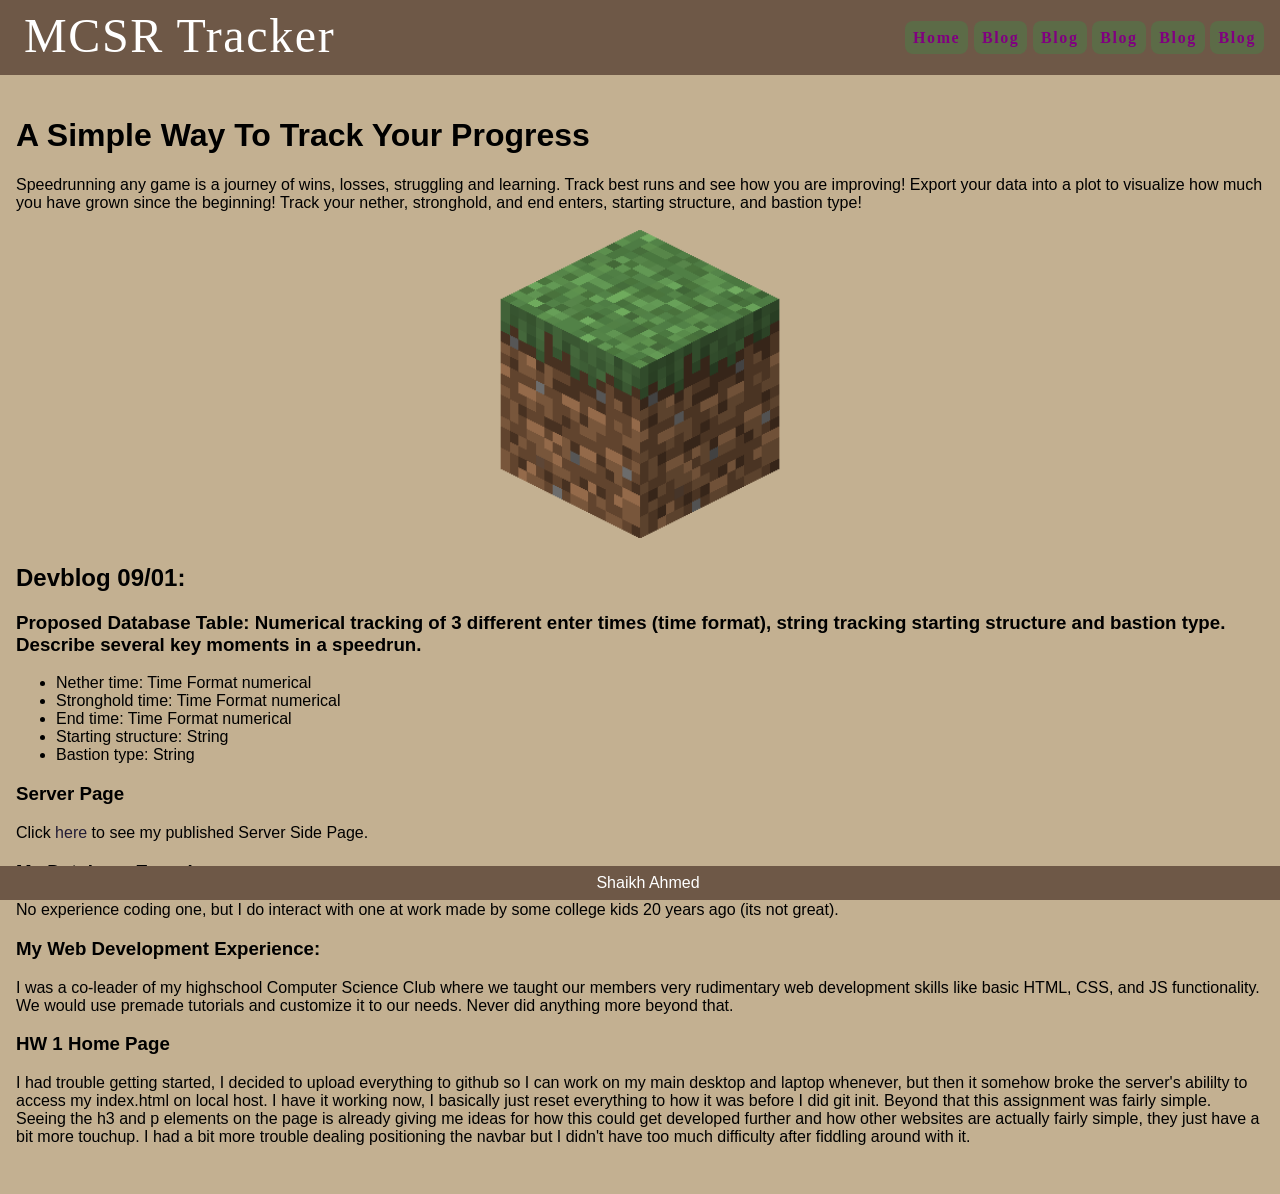
<file: ahmed_web/src/main/webapp/hw1/index.html>
<!DOCTYPE html>
<html>

<head>

    <!-- Use this type of comment within HTML -->
    <title>MCSR Tracker</title>
    <meta charset="UTF-8">
    <meta name="viewport" content="width=device-width, initial-scale=1.0">
    <link rel="stylesheet" href="style/style.css">
    <!-- this is your internal style sheet -->

    <style>
        .serverLink {
            color: #221C35;
            text-decoration: none;
            white-space: nowrap;
        }
        .serverLink:hover {
            color: #630436;
        }
        .serverLink:visited {
            color: white;
        }

    </style>
</head>

<body>

    <div id="titleNav">

        <div id="pageTitle">
            MCSR Tracker
        </div>

        <div id="nav">
            <a href="myIndex.html" class="navLink">Home</a>
            <a href="blog.html" class="navLink">Blog</a>
            <a href="blog.html" class="navLink">Blog</a>
            <a href="blog.html" class="navLink">Blog</a>
            <a href="blog.html" class="navLink">Blog</a>
            <a href="blog.html" class="navLink">Blog</a>
 
        </div>

    </div>

    <div id="content">

        <h1 style="white-space: nowrap;">A Simple Way To Track Your Progress</h1>
        <p>
            Speedrunning any game is a journey of wins, losses, struggling and learning. 
            Track best runs and see how you are improving! 
            Export your data into a plot to visualize how much you have grown since the beginning! 
            Track your nether, stronghold, and end enters, starting structure, and bastion type!
        </p>
            <p class="center">
            <img src="pics/grassBlock.png" class="contentPic">
        </p>

        <h2>Devblog 09/01: </h2>
        <h3>Proposed Database Table: Numerical tracking of 3 different enter times (time format),
            string tracking starting structure and bastion type. Describe several key moments in a speedrun.
        </h3>

        <ul>
            <li>Nether time: Time Format numerical</li>
            <li>Stronghold time: Time Format numerical</li>
            <li>End time: Time Format numerical</li>
            <li>Starting structure: String</li>
            <li>Bastion type: String</li>
        </ul>

        <h3>Server Page</h3><p>Click <a href="hello" target="_blank" style="white-space: nowrap;" class="serverLink">here</a> to see my published Server Side Page. </p>
        
        <h3>My Database Experience:</h3><p> No experience coding one, but I do interact with one at work made by some college kids 20 years ago (its not great).</p>
        <h3>My Web Development Experience:</h3> <p>I was a co-leader of my highschool Computer Science Club where we taught our members very rudimentary web development skills like basic HTML, CSS, and JS functionality. We would use premade tutorials and customize it to our needs. Never did anything more beyond that.</p>
        <h3>HW 1 Home Page</h3> <p>I had trouble getting started, I decided to upload everything to github so I can work on my main desktop and laptop whenever, but then it somehow broke the server's abililty to access my index.html on local host. I have it working now, I basically just reset everything to how it was before I did git init. Beyond that this assignment was fairly simple. Seeing the h3 and p elements on the page is already giving me ideas for how this could get developed further and how other websites are actually fairly simple, they just have a bit more touchup. I had a bit more trouble dealing positioning the navbar but I didn't have too much difficulty after fiddling around with it.</p>
    
    </div> <!-- content. [[Keep track of nesting]] -->
    <div id="footer">
        Shaikh Ahmed
    </div>
</body>

</html>
</file>
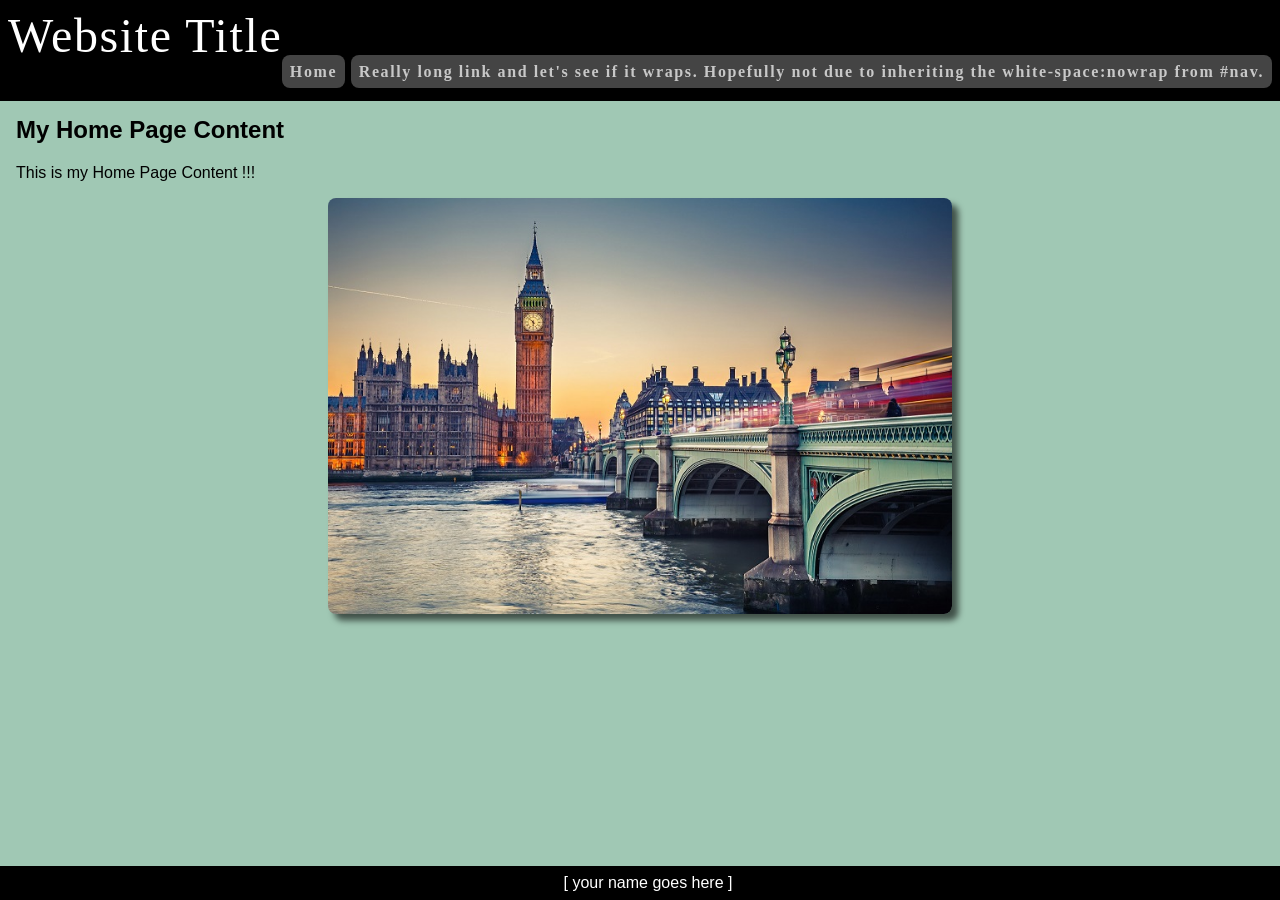
<file: homePageActivity/index_1.html>
<!DOCTYPE html>
<html>
    <head>

        <!-- Use this type of comment within HTML -->
        <title>[Title of YOUR web site]</title>

        <!-- this is your internal style sheet -->
        <style> 

            /*  You can only use the "slash star ... star slash" style comment inside a style sheet */

            html, body {   /* Prevents tiny white border inside browser window. */
                /* comma between selectors means apply styling to both the html tag and the body tag */
                margin:0rem; 
                padding:0rem; 
            }

            body { 
                background-color: rgb(160, 200, 180); /* red, green, blue (255 is max)
                                                         this is the turqoise color */
                color: black;  /* color of font */
                font-family: sans-serif; /* "no tail" font is more readable for small font */
            }

            #titleNav { /* titleNav is fixed, always at the top. # means apply to id titleNav*/

                /* position fixed removes the element from the normal flow, 
                   placing it w.r.t. the browser's edge as specified by top/bottom, left/right */
                position:fixed; 
                top:0rem;
                left:0rem;
                z-index: 1;     /* To make sure titleNav is on top of content, 
                                   give it a higher z-index than content 
                                   (which has the default value, zero). */
                width: 100%;    /* fixed elements are not 100% by default like other divs would be */

                font-family: serif; 
                letter-spacing: 0.1rem; /* spaces out letters a bit */
                color: white;   /* font color */
                background-color:black;  
                padding:0.5rem;
            }

            #pageTitle { 
                font-size:3rem;
            }

            #nav { 
                text-align:right;
                font-size:1rem;
                font-weight:bold;
                padding-right:1rem; 
                padding-bottom:0.75rem;
                white-space: nowrap; /* nothing (no text) in the nav bar should wrap */
            }

            #nav * {  /* we want ALL DOM elements inside of #nav to not wrap */
                white-space: inherit;
            }

            #nav a {  /* space means inside of. This styling applies to links (a tags) inside of id nav */
                text-decoration:none;  /* Do not want links in "nav" to be underlined */
                color: #C8C8C8; /* light gray: to specify color for links, you have to style the "a" tag */
            }

            #nav .navLink { /* dot means class. This styling applies to class "navLink" inside of id "nav" */
                background-color: #444444;
                padding:0.5rem;
                border-radius:0.5rem;
            }

            #content {  /* Add padding top to prevent titleNav from covering up top of content. 
                           add padding bottom to prevent bottom content from getting hidden under footer. */ 
                padding:1rem;
                padding-top: 6rem; /* prevent the top of the content from getting hidden under the fixed titleNav */
                padding-bottom: 2rem; /* prevent the the bottom of the content from getting hidden under the fixed footer */
            }


            .contentPic {
                width: 50%;
                border-radius: 0.5rem;
                box-shadow: 0.4rem 0.4rem 0.4rem rgba(0,0,0,0.6); /* color is black which is 60% solid */
            }

            .center {
                text-align:center;
            }

            #footer { /* footer fixed, always at the bottom left */
                position: fixed;
                bottom: 0rem; 
                left: 0rem; 
                z-index: 1; /* make sure footer is on top of content which would have default z-index value of 0 */

                background-color:black;
                color: white; 
                width:100%; /* fixed elements are not 100% by default like other divs would be */
                text-align:center;
                padding:0.5rem;	 	 
            }

        </style>
    </head>
    <body>

        <div id="titleNav">

            <div id="pageTitle">
                Website Title
            </div>

            <div id="nav">
                <a href="myIndex.html" class="navLink">Home</a>
                <a href="blog.html" class="navLink">Really long link and let's see if it wraps. Hopefully not due to inheriting the white-space:nowrap from #nav.</a>
            </div>

        </div>

        <div id="content">
            <h2>My Home Page Content</h2>

            <p>
                This is my Home Page Content !!!
            </p>

            <p class="center">
                <img src="pics/london_750x500.jpg" class="contentPic">
            </p>

        </div> <!-- content. [[Keep track of nesting]] -->
        <div id="footer">
            [ your name goes here ]
        </div>
    </body>
</html>
</file>
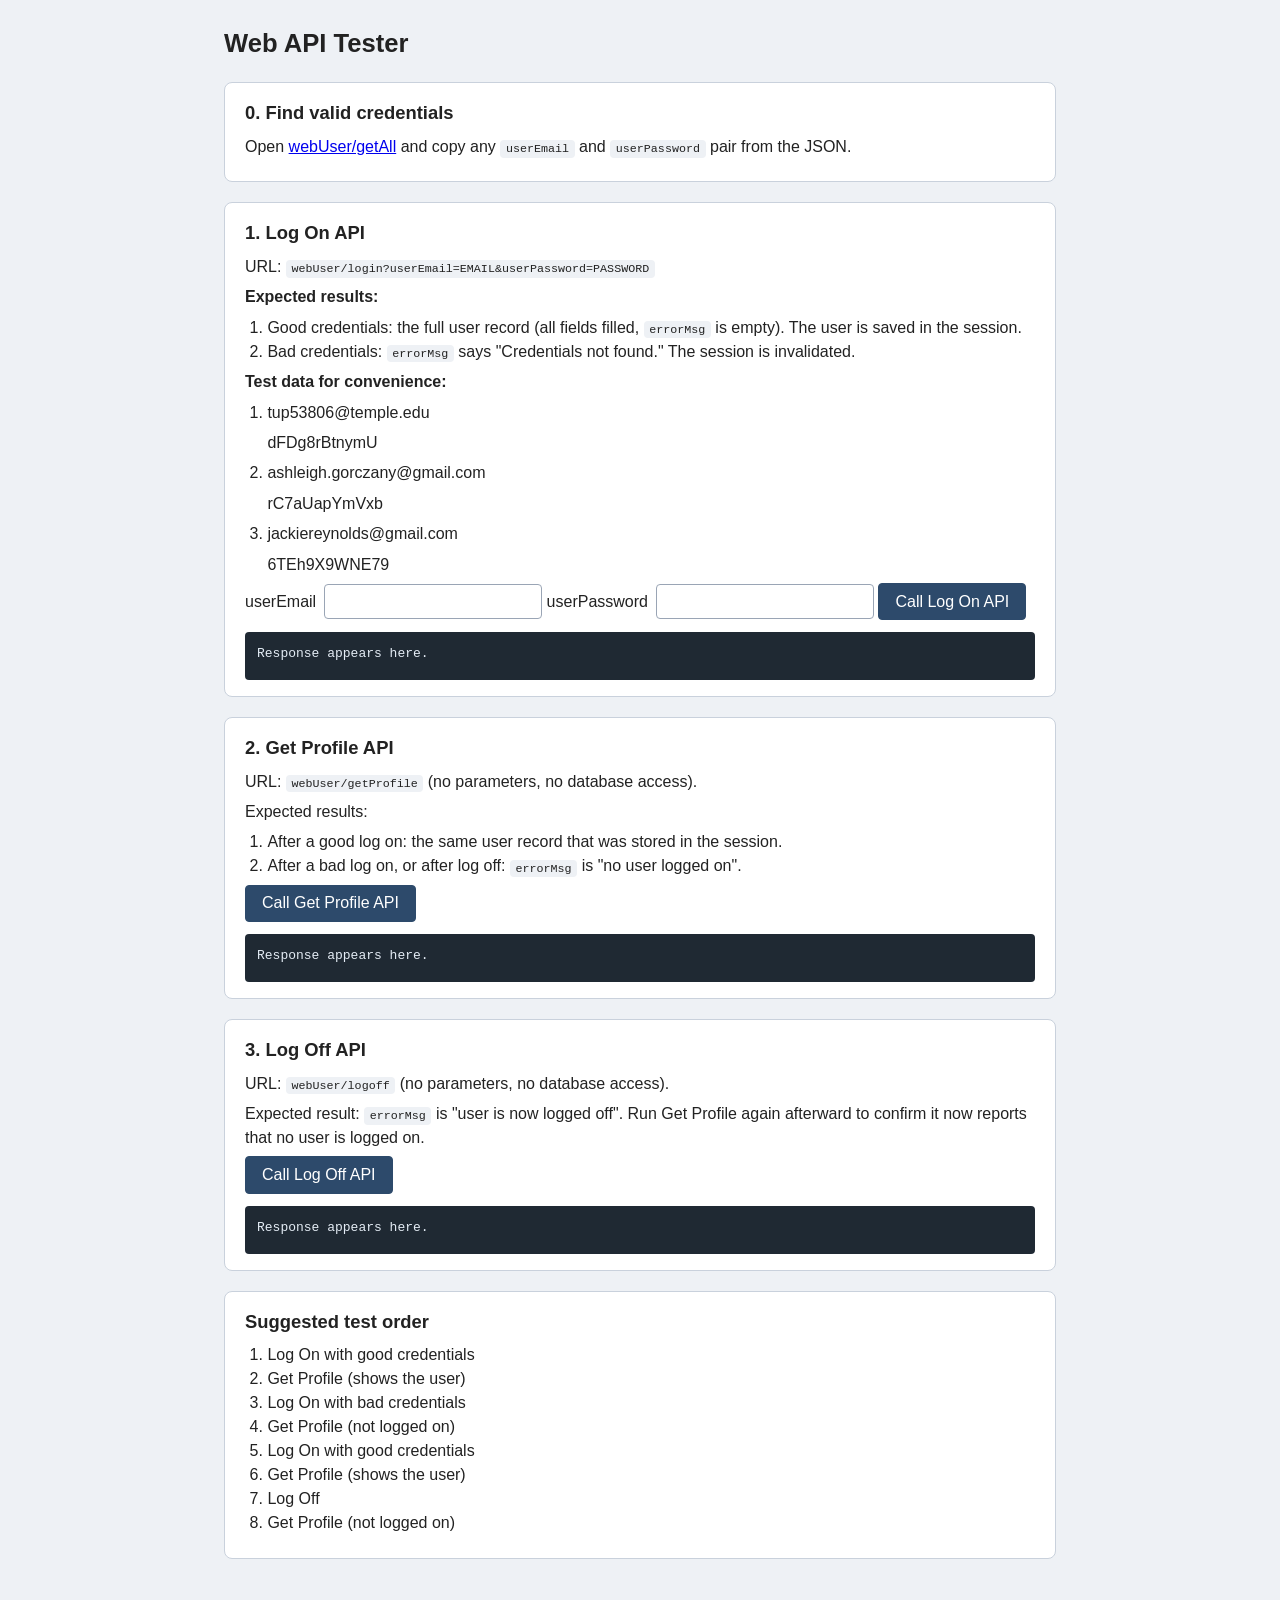
<file: ahmed_web/src/main/webapp/TestingAPI.html>
<!DOCTYPE html>
<html lang="en">

<head>
    <meta charset="UTF-8">
    <meta name="viewport" content="width=device-width, initial-scale=1.0">
    <title>MCSR Web API Tester</title>
    <style>
        * {
            box-sizing: border-box;
        }

        body {
            margin: 0;
            padding: 1.5rem 1rem 3rem;
            font-family: Verdana, Geneva, sans-serif;
            line-height: 1.5;
            color: #222;
            background: #eef1f5;
        }

        main {
            max-width: 52rem;
            margin: 0 auto;
        }

        h1 {
            margin: 0 0 0.25rem;
            font-size: 1.6rem;
        }

        h2 {
            margin: 0 0 0.5rem;
            font-size: 1.15rem;
        }

        p {
            margin: 0.4rem 0;
        }

        section {
            background: #fff;
            border: 1px solid #c9d1dc;
            border-radius: 0.5rem;
            padding: 1rem 1.25rem;
            margin-top: 1.25rem;
        }

        code {
            background: #eef1f5;
            padding: 0.1rem 0.35rem;
            border-radius: 0.25rem;
            font-size: 0.9em;
            overflow-wrap: anywhere;
        }

        ol {
            margin: 0.4rem 0;
            padding-left: 1.4rem;
        }

        label {
            display: inline-block;
            margin: 0.25rem 0.5rem 0.25rem 0;
        }

        input {
            font: inherit;
            padding: 0.3rem 0.5rem;
            max-width: 100%;
            border: 1px solid #9aa5b5;
            border-radius: 0.25rem;
        }

        button {
            font: inherit;
            padding: 0.35rem 1rem;
            cursor: pointer;
            border: 1px solid #2d4a6b;
            background: #2d4a6b;
            color: #fff;
            border-radius: 0.25rem;
        }

        button:hover {
            background: #3b5f88;
        }

        button:focus-visible,
        input:focus-visible,
        a:focus-visible {
            outline: 3px solid #f0a500;
            outline-offset: 2px;
        }

        pre {
            margin: 0.75rem 0 0;
            padding: 0.75rem;
            min-height: 3rem;
            background: #1f2933;
            color: #e4ecf5;
            border-radius: 0.25rem;
            white-space: pre-wrap;
            overflow-wrap: anywhere;
        }

        .note {
            color: #555;
            font-size: 0.9rem;
        }
    </style>
</head>

<body>
    <main>
        <h1>Web API Tester</h1>

        <section>
            <h2>0. Find valid credentials</h2>
            <p>Open <a href="webUser/getAll" target="_blank">webUser/getAll</a>
                and copy any <code>userEmail</code> and <code>userPassword</code> pair from the JSON.</p>
        </section>

        <section>
            <h2>1. Log On API</h2>
            <p>URL: <code>webUser/login?userEmail=EMAIL&amp;userPassword=PASSWORD</code></p>
            <strong>Expected results:</strong>
            <ol>
                <li>Good credentials: the full user record (all fields filled, <code>errorMsg</code> is empty). The user
                    is saved in the session.</li>
                <li>Bad credentials: <code>errorMsg</code> says "Credentials not found." The session is invalidated.
                </li>
            </ol>
            <strong>Test data for convenience:</strong>
            <ol>
                <li>
                    <p>tup53806@temple.edu</p>
                    <p>dFDg8rBtnymU</p>
                </li>
                <li>
                    <p>ashleigh.gorczany@gmail.com</p>
                    <p>rC7aUapYmVxb</p>
                </li>
                <li>
                    <p>jackiereynolds@gmail.com</p>
                    <p>6TEh9X9WNE79</p>
                </li>
            </ol>
            <div>
                <label for="email">userEmail</label><input id="email" type="text">
                <label for="pw">userPassword</label><input id="pw" type="password">
                <button type="button" id="btnLogin">Call Log On API</button>
            </div>
            <pre id="outLogin" aria-live="polite">Response appears here.</pre>
        </section>

        <section>
            <h2>2. Get Profile API</h2>
            <p>URL: <code>webUser/getProfile</code> (no parameters, no database access).</p>
            <p>Expected results:</p>
            <ol>
                <li>After a good log on: the same user record that was stored in the session.</li>
                <li>After a bad log on, or after log off: <code>errorMsg</code> is "no user logged on".</li>
            </ol>
            <button type="button" id="btnProfile">Call Get Profile API</button>
            <pre id="outProfile" aria-live="polite">Response appears here.</pre>
        </section>

        <section>
            <h2>3. Log Off API</h2>
            <p>URL: <code>webUser/logoff</code> (no parameters, no database access).</p>
            <p>Expected result: <code>errorMsg</code> is "user is now logged off". Run Get Profile again
                afterward to confirm it now reports that no user is logged on.</p>
            <button type="button" id="btnLogoff">Call Log Off API</button>
            <pre id="outLogoff" aria-live="polite">Response appears here.</pre>
        </section>
        <section>
            <h2>Suggested test order</h2>
            <ol>
                <li>Log On with good credentials</li>
                <li>Get Profile (shows the user)</li>
                <li>Log On with bad credentials</li>
                <li>Get Profile (not logged on)</li>
                <li>Log On with good credentials</li>
                <li>Get Profile (shows the user)</li>
                <li>Log Off</li>
                <li>Get Profile (not logged on)</li>
            </ol>
        </section>

    </main>

    <script>
        // Calls a relative URL and prints the JSON (or the error) into the given <pre>.
        function callApi(url, outId) {
            var out = document.getElementById(outId);
            out.textContent = "GET " + url + "\n\nLoading...";
            fetch(url, { credentials: "same-origin" })
                .then(function (res) {
                    if (!res.ok) { throw new Error("HTTP " + res.status + " " + res.statusText); }
                    return res.json();
                })
                .then(function (obj) {
                    out.textContent = "GET " + url + "\n\n" + JSON.stringify(obj, null, 2);
                })
                .catch(function (err) {
                    out.textContent = "GET " + url + "\n\nError: " + err.message;
                });
        }

        document.getElementById("btnLogin").addEventListener("click", function () {
            var url = "webUser/login?userEmail=" + encodeURIComponent(document.getElementById("email").value) +
                "&userPassword=" + encodeURIComponent(document.getElementById("pw").value);
            callApi(url, "outLogin");
        });
        document.getElementById("btnProfile").addEventListener("click", function () {
            callApi("webUser/getProfile", "outProfile");
        });
        document.getElementById("btnLogoff").addEventListener("click", function () {
            callApi("webUser/logoff", "outLogoff");
        });
    </script>
</body>

</html>
</file>
<file: ahmed_web/src/main/webapp/hw1/style/style.css>
/*  You can only use the "slash star ... star slash" style comment inside a style sheet */

html,
body {
    /* Prevents tiny white border inside browser window. */
    /* comma between selectors means apply styling to both the html tag and the body tag */
    margin: 0rem;
    padding: 0rem;
}

body {
    background-color: #C3B091;
    /* red, green, blue (255 is max)
                                                    this is the turqoise color */
    color: black;
    /* color of font */
    font-family: sans-serif;
    /* "no tail" font is more readable for small font */
}

#titleNav {
    /* titleNav is fixed, always at the top. # means apply to id titleNav*/

    /* position fixed removes the element from the normal flow, 
            placing it w.r.t. the browser's edge as specified by top/bottom, left/right */
    position: fixed;
    top: 0rem;
    left: 0rem;
    z-index: 1;
    /* To make sure titleNav is on top of content, 
                            give it a higher z-index than content 
                            (which has the default value, zero). */
    width: 100%;
    /* fixed elements are not 100% by default like other divs would be */
    font-family: serif;
    letter-spacing: 0.1rem;
    /* spaces out letters a bit */
    color: white;
    /* font color */
    background-color: rgb(110, 88, 71);
    padding: 1rem;

    display: flex; 
    flex-direction: column;
}

@media (min-width:40rem) {
    #titleNav {
        flex-direction: row;
        justify-content: space-between;
        align-items: center;
        padding: 0.5rem 1rem;
    }
}

#pageTitle {
    font-size: 3rem;
    white-space: nowrap;
    margin-bottom: 0.25rem;
    margin-left: .5rem;
    justify-content:left;
}

#nav {
    text-align: right;
    font-size: 1rem;
    font-weight: bold;
    padding-right: 2rem;
    white-space: nowrap;
    justify-content:right;
    /* nothing (no text) in the nav bar should wrap */
}

#nav * {
    /* we want ALL DOM elements inside of #nav to not wrap */
    white-space: inherit;
}

#nav a {
    /* space means inside of. This styling applies to links (a tags) inside of id nav */
    text-decoration: none;
    /* Do not want links in "nav" to be underlined */
    color: #C8C8C8;
    /* light gray: to specify color for links, you have to style the "a" tag */
}

#nav .navLink {
    /* dot means class. This styling applies to class "navLink" inside of id "nav" */
    background-color: #5c6b47;
    padding: 0.5rem;
    border-radius: 0.5rem;
    text-decoration: none;
}

#nav a:link { color:#800080;}
#nav a:visited { color:#000080; }
#nav a:hover {color: #50404d ;}


#content {
    /* Add padding top to prevent titleNav from covering up top of content. 
                    add padding bottom to prevent bottom content from getting hidden under footer. */
    padding: 1rem;
    padding-top: 6rem;
    /* prevent the top of the content from getting hidden under the fixed titleNav */
    padding-bottom: 2rem;
    /* prevent the the bottom of the content from getting hidden under the fixed footer */
}


.contentPic {
    width: 25%;
    border-radius: 0.5rem;
    /*box-shadow: 0.4rem 0.4rem 0.4rem rgba(0, 0, 0, 0.6);
    /* color is black which is 60% solid */
}

.center {
    text-align: center;
}

#footer {
    /* footer fixed, always at the bottom left */
    position: fixed;
    bottom: 0rem;
    left: 0rem;
    z-index: 1;
    /* make sure footer is on top of content which would have default z-index value of 0 */

    background-color: rgb(110, 88, 71);
    color: white;
    width: 100%;
    /* fixed elements are not 100% by default like other divs would be */
    text-align: center;
    padding: 0.5rem;
}
</file>
